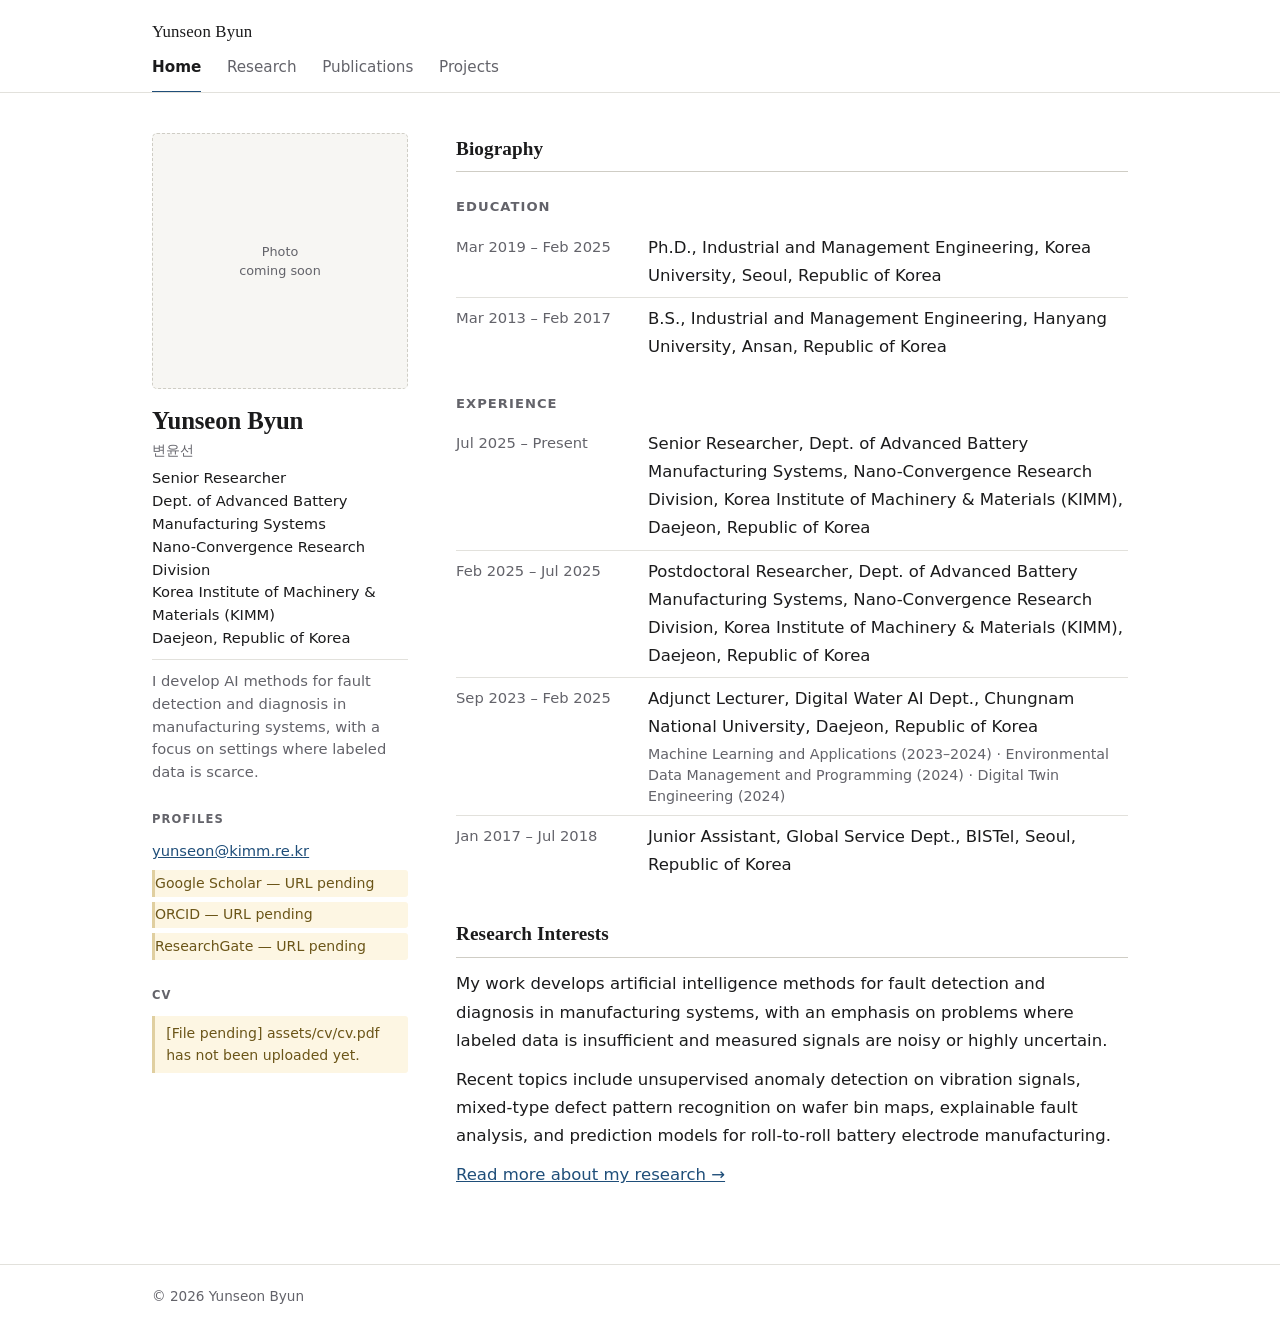
<file: index.html>
<!DOCTYPE html>
<html lang="en">
<head>
<meta charset="utf-8">
<meta name="viewport" content="width=device-width, initial-scale=1">
<title>Yunseon Byun</title>
<meta name="description" content="Yunseon Byun — Senior Researcher at the Korea Institute of Machinery &amp; Materials (KIMM), working on industrial AI for fault detection and diagnosis in manufacturing systems.">
<meta property="og:type" content="profile">
<meta property="og:title" content="Yunseon Byun">
<meta property="og:description" content="Yunseon Byun — Senior Researcher at the Korea Institute of Machinery &amp; Materials (KIMM), working on industrial AI for fault detection and diagnosis in manufacturing systems.">
<meta property="og:url" content="https://ysb00.github.io/MyCVhomepage/">
<meta property="og:locale" content="en_US">
<link rel="stylesheet" href="assets/css/style.css">
</head>
<body>

<!-- 헤더/푸터는 assets/js/layout.js 가 채운다 (SPEC 6항). 본문은 주입하지 않는다. -->
<div id="site-header"></div>
<noscript>
  <nav class="noscript-nav">
    <a href="index.html">Home</a> ·
    <a href="research.html">Research</a> ·
    <a href="publications.html">Publications</a> ·
    <a href="projects.html">Projects</a>
  </nav>
</noscript>

<div class="layout">

  <!-- 좌측 열 — 프로필. 스크롤해도 따라온다 (style.css 의 .side sticky) -->
  <aside class="side">

    <!-- TODO(원고): assets/img/profile.jpg 를 올린 뒤, 아래 img 주석을 풀고 photo-placeholder div 를 삭제할 것 -->
    <!-- <img class="profile-photo" src="assets/img/profile.jpg" alt="Yunseon Byun"> -->
    <div class="profile-photo photo-placeholder">Photo<br>coming soon</div>

    <h1>Yunseon Byun<span class="name-en">변윤선</span></h1>

    <p class="affiliation">
      Senior Researcher<br>
      Dept. of Advanced Battery Manufacturing Systems<br>
      Nano-Convergence Research Division<br>
      Korea Institute of Machinery &amp; Materials (KIMM)<br>
      Daejeon, Republic of Korea
    </p>

    <p class="tagline">I develop AI methods for fault detection and diagnosis in manufacturing systems, with a focus on settings where labeled data is scarce.</p>

    <!-- 외부 프로필 링크. 외부 아이콘 라이브러리를 쓰지 않고 텍스트 링크로 둔다 (SPEC 1항 CDN 제약) -->
    <p class="side-heading">Profiles</p>
    <!-- TODO(원고): Google Scholar / ORCID / ResearchGate 주소가 준비되면 아래 li 를 다음 형태로 바꾸고 class="todo" 를 지울 것
         <li><a href="https://scholar.google.com/citations?user=XXXX">Google Scholar</a></li> -->
    <ul class="link-list">
      <li><a href="mailto:yunseon@kimm.re.kr">yunseon@kimm.re.kr</a></li>
      <li class="todo">Google Scholar — URL pending</li>
      <li class="todo">ORCID — URL pending</li>
      <li class="todo">ResearchGate — URL pending</li>
    </ul>

    <p class="side-heading">CV</p>
    <!-- TODO(원고): assets/cv/cv.pdf 를 올린 뒤 아래 p 를 다음으로 교체할 것
         <p><a class="cv-link" href="assets/cv/cv.pdf">Download CV (PDF, updated 2025-11)</a></p>
         파일명은 cv.pdf 로 고정한다. 갱신 시 같은 이름으로 덮어쓰면 되고, 괄호 안 날짜만 고친다. -->
    <p class="todo">[File pending] assets/cv/cv.pdf has not been uploaded yet.</p>

  </aside>

  <main>

    <!-- 약력 — 변경 빈도가 낮고 검색 노출 대상이므로 JSON 이 아니라 HTML 에 직접 쓴다 -->
    <h2>Biography</h2>

    <h3>Education</h3>
    <ul class="bio-list">
      <li><span class="bio-year">Mar 2019 – Feb 2025</span><span>Ph.D., Industrial and Management Engineering, Korea University, Seoul, Republic of Korea</span></li>
      <li><span class="bio-year">Mar 2013 – Feb 2017</span><span>B.S., Industrial and Management Engineering, Hanyang University, Ansan, Republic of Korea</span></li>
    </ul>

    <h3>Experience</h3>
    <ul class="bio-list">
      <li>
        <span class="bio-year">Jul 2025 – Present</span>
        <span>Senior Researcher, Dept. of Advanced Battery Manufacturing Systems, Nano-Convergence Research Division, Korea Institute of Machinery &amp; Materials (KIMM), Daejeon, Republic of Korea</span>
      </li>
      <li>
        <span class="bio-year">Feb 2025 – Jul 2025</span>
        <span>Postdoctoral Researcher, Dept. of Advanced Battery Manufacturing Systems, Nano-Convergence Research Division, Korea Institute of Machinery &amp; Materials (KIMM), Daejeon, Republic of Korea</span>
      </li>
      <li>
        <span class="bio-year">Sep 2023 – Feb 2025</span>
        <span>Adjunct Lecturer, Digital Water AI Dept., Chungnam National University, Daejeon, Republic of Korea
          <span class="bio-note">Machine Learning and Applications (2023–2024) · Environmental Data Management and Programming (2024) · Digital Twin Engineering (2024)</span>
        </span>
      </li>
      <li>
        <span class="bio-year">Jan 2017 – Jul 2018</span>
        <span>Junior Assistant, Global Service Dept., BISTel, Seoul, Republic of Korea</span>
      </li>
    </ul>

    <!-- 연구 관심사 요약 (상세는 Research 탭) -->
    <h2>Research Interests</h2>
    <p>My work develops artificial intelligence methods for fault detection and diagnosis in manufacturing systems, with an emphasis on problems where labeled data is insufficient and measured signals are noisy or highly uncertain.</p>
    <p>Recent topics include unsupervised anomaly detection on vibration signals, mixed-type defect pattern recognition on wafer bin maps, explainable fault analysis, and prediction models for roll-to-roll battery electrode manufacturing.</p>
    <p><a href="research.html">Read more about my research →</a></p>

  </main>

</div>

<div id="site-footer"></div>
<script src="assets/js/layout.js"></script>
</body>
</html>
</file>
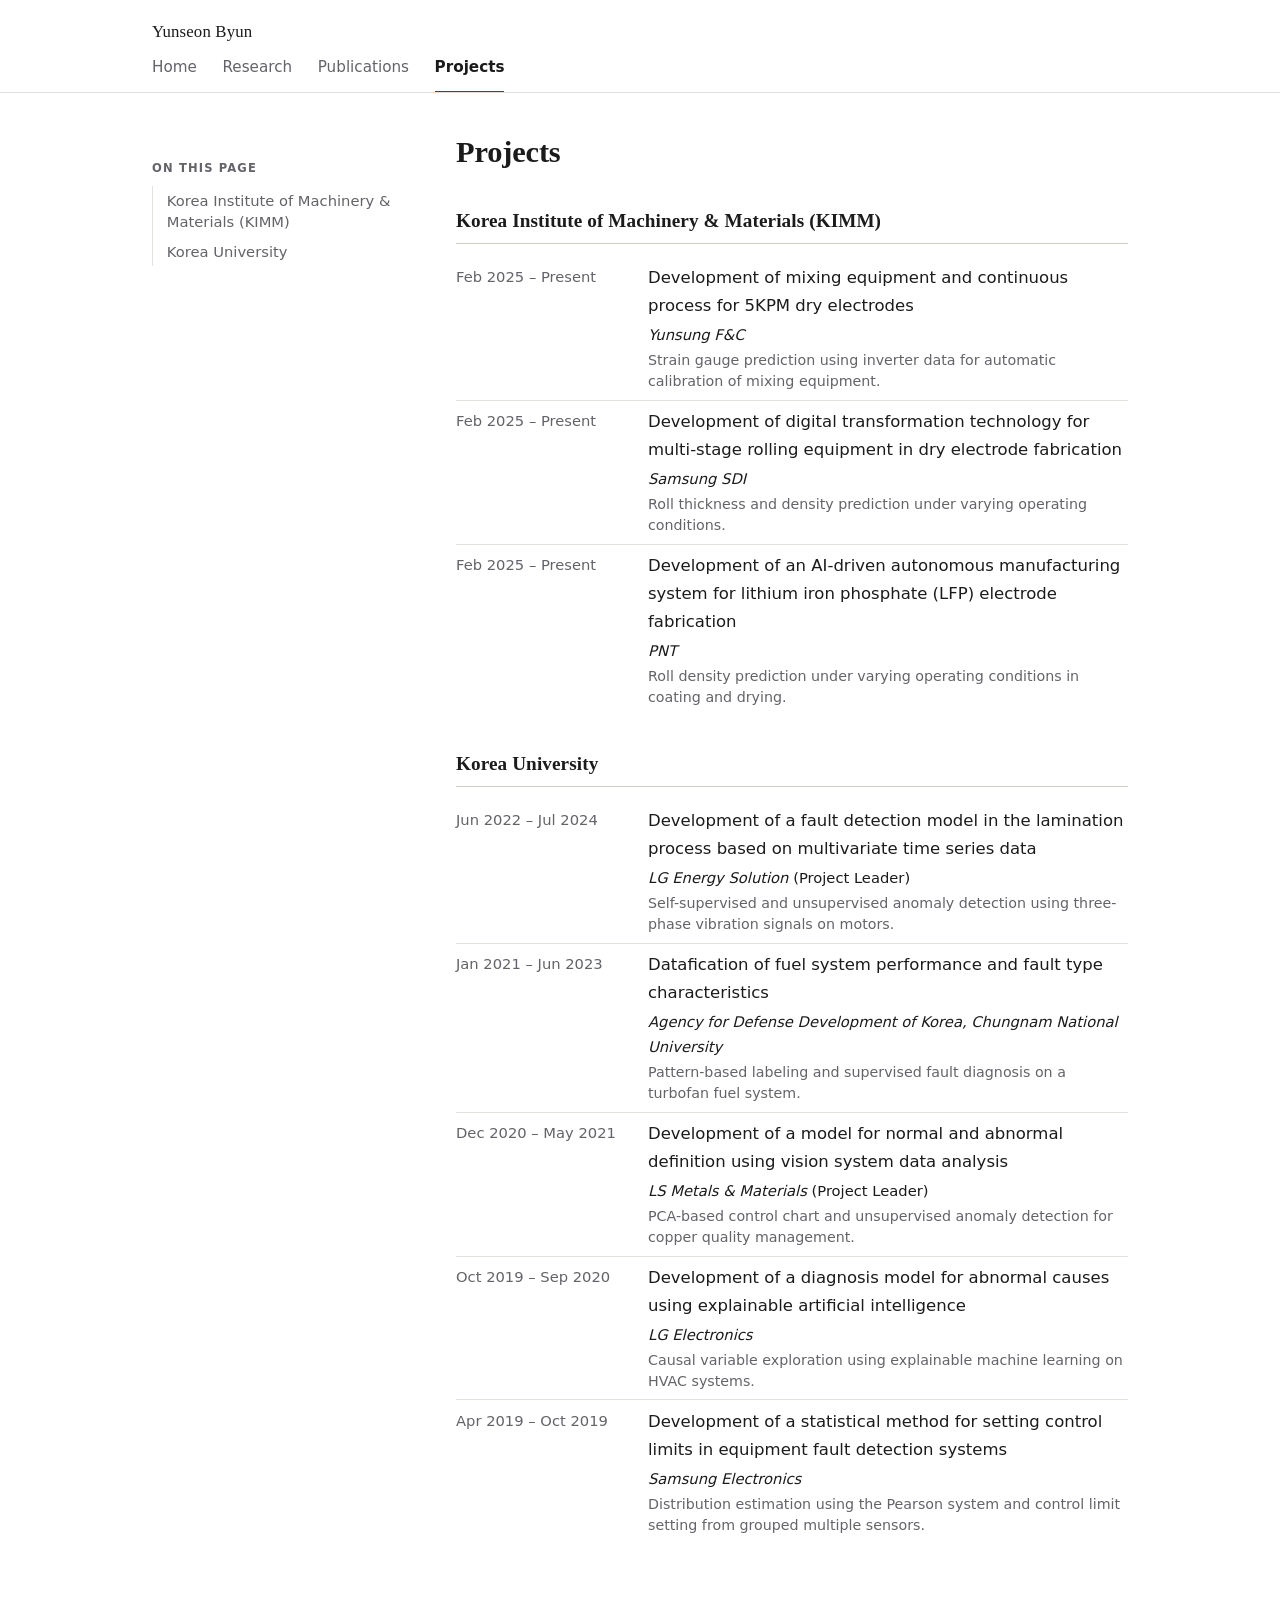
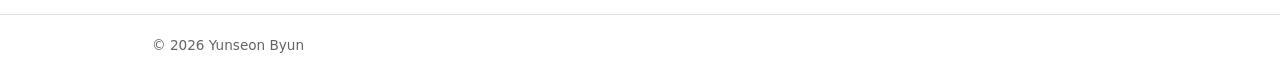
<file: projects.html>
<!DOCTYPE html>
<html lang="en">
<head>
<meta charset="utf-8">
<meta name="viewport" content="width=device-width, initial-scale=1">
<title>Projects — Yunseon Byun</title>
<meta name="description" content="Research and industry projects of Yunseon Byun in smart manufacturing and industrial AI.">
<meta property="og:type" content="article">
<meta property="og:title" content="Projects — Yunseon Byun">
<meta property="og:description" content="Research and industry projects of Yunseon Byun in smart manufacturing and industrial AI.">
<meta property="og:url" content="https://ysb00.github.io/MyCVhomepage/projects.html">
<meta property="og:locale" content="en_US">
<link rel="stylesheet" href="assets/css/style.css">
</head>
<body>

<div id="site-header"></div>
<noscript>
  <nav class="noscript-nav">
    <a href="index.html">Home</a> ·
    <a href="research.html">Research</a> ·
    <a href="publications.html">Publications</a> ·
    <a href="projects.html">Projects</a>
  </nav>
</noscript>

<div class="layout">

  <!-- 좌측 열 — 이 페이지의 h2 제목으로 만든 목차. layout.js 가 채운다. -->
  <aside class="side">
    <div id="page-toc"></div>
  </aside>

  <main>

    <h1>Projects</h1>

    <!-- 과제 목록은 본문에 직접 쓴다 (검색 노출 확보, SPEC 4항).
         항목이 늘어나면 아래 li 를 복사한다.
         한 항목은 기간 / 과제명 / 발주처 / 담당 내용 네 줄이다.
         묶음은 소속 기관 기준이다. 진행 여부는 기간에 이미 드러나므로
         제목으로 다시 말하지 않는다. -->

    <h2>Korea Institute of Machinery &amp; Materials (KIMM)</h2>
    <ul class="bio-list">
      <li>
        <span class="bio-year">Feb 2025 – Present</span>
        <span>Development of mixing equipment and continuous process for 5KPM dry electrodes
          <span class="bio-org">Yunsung F&amp;C</span>
          <span class="bio-note">Strain gauge prediction using inverter data for automatic calibration of mixing equipment.</span>
        </span>
      </li>
      <li>
        <span class="bio-year">Feb 2025 – Present</span>
        <span>Development of digital transformation technology for multi-stage rolling equipment in dry electrode fabrication
          <span class="bio-org">Samsung SDI</span>
          <span class="bio-note">Roll thickness and density prediction under varying operating conditions.</span>
        </span>
      </li>
      <li>
        <span class="bio-year">Feb 2025 – Present</span>
        <span>Development of an AI-driven autonomous manufacturing system for lithium iron phosphate (LFP) electrode fabrication
          <span class="bio-org">PNT</span>
          <span class="bio-note">Roll density prediction under varying operating conditions in coating and drying.</span>
        </span>
      </li>
    </ul>

    <h2>Korea University</h2>
    <ul class="bio-list">
      <li>
        <span class="bio-year">Jun 2022 – Jul 2024</span>
        <span>Development of a fault detection model in the lamination process based on multivariate time series data
          <span class="bio-org">LG Energy Solution <em>(Project Leader)</em></span>
          <span class="bio-note">Self-supervised and unsupervised anomaly detection using three-phase vibration signals on motors.</span>
        </span>
      </li>
      <li>
        <span class="bio-year">Jan 2021 – Jun 2023</span>
        <span>Datafication of fuel system performance and fault type characteristics
          <span class="bio-org">Agency for Defense Development of Korea, Chungnam National University</span>
          <span class="bio-note">Pattern-based labeling and supervised fault diagnosis on a turbofan fuel system.</span>
        </span>
      </li>
      <li>
        <span class="bio-year">Dec 2020 – May 2021</span>
        <span>Development of a model for normal and abnormal definition using vision system data analysis
          <span class="bio-org">LS Metals &amp; Materials <em>(Project Leader)</em></span>
          <span class="bio-note">PCA-based control chart and unsupervised anomaly detection for copper quality management.</span>
        </span>
      </li>
      <li>
        <span class="bio-year">Oct 2019 – Sep 2020</span>
        <span>Development of a diagnosis model for abnormal causes using explainable artificial intelligence
          <span class="bio-org">LG Electronics</span>
          <span class="bio-note">Causal variable exploration using explainable machine learning on HVAC systems.</span>
        </span>
      </li>
      <li>
        <span class="bio-year">Apr 2019 – Oct 2019</span>
        <span>Development of a statistical method for setting control limits in equipment fault detection systems
          <span class="bio-org">Samsung Electronics</span>
          <span class="bio-note">Distribution estimation using the Pearson system and control limit setting from grouped multiple sensors.</span>
        </span>
      </li>
    </ul>

  </main>

</div>

<div id="site-footer"></div>
<script src="assets/js/layout.js"></script>
</body>
</html>
</file>
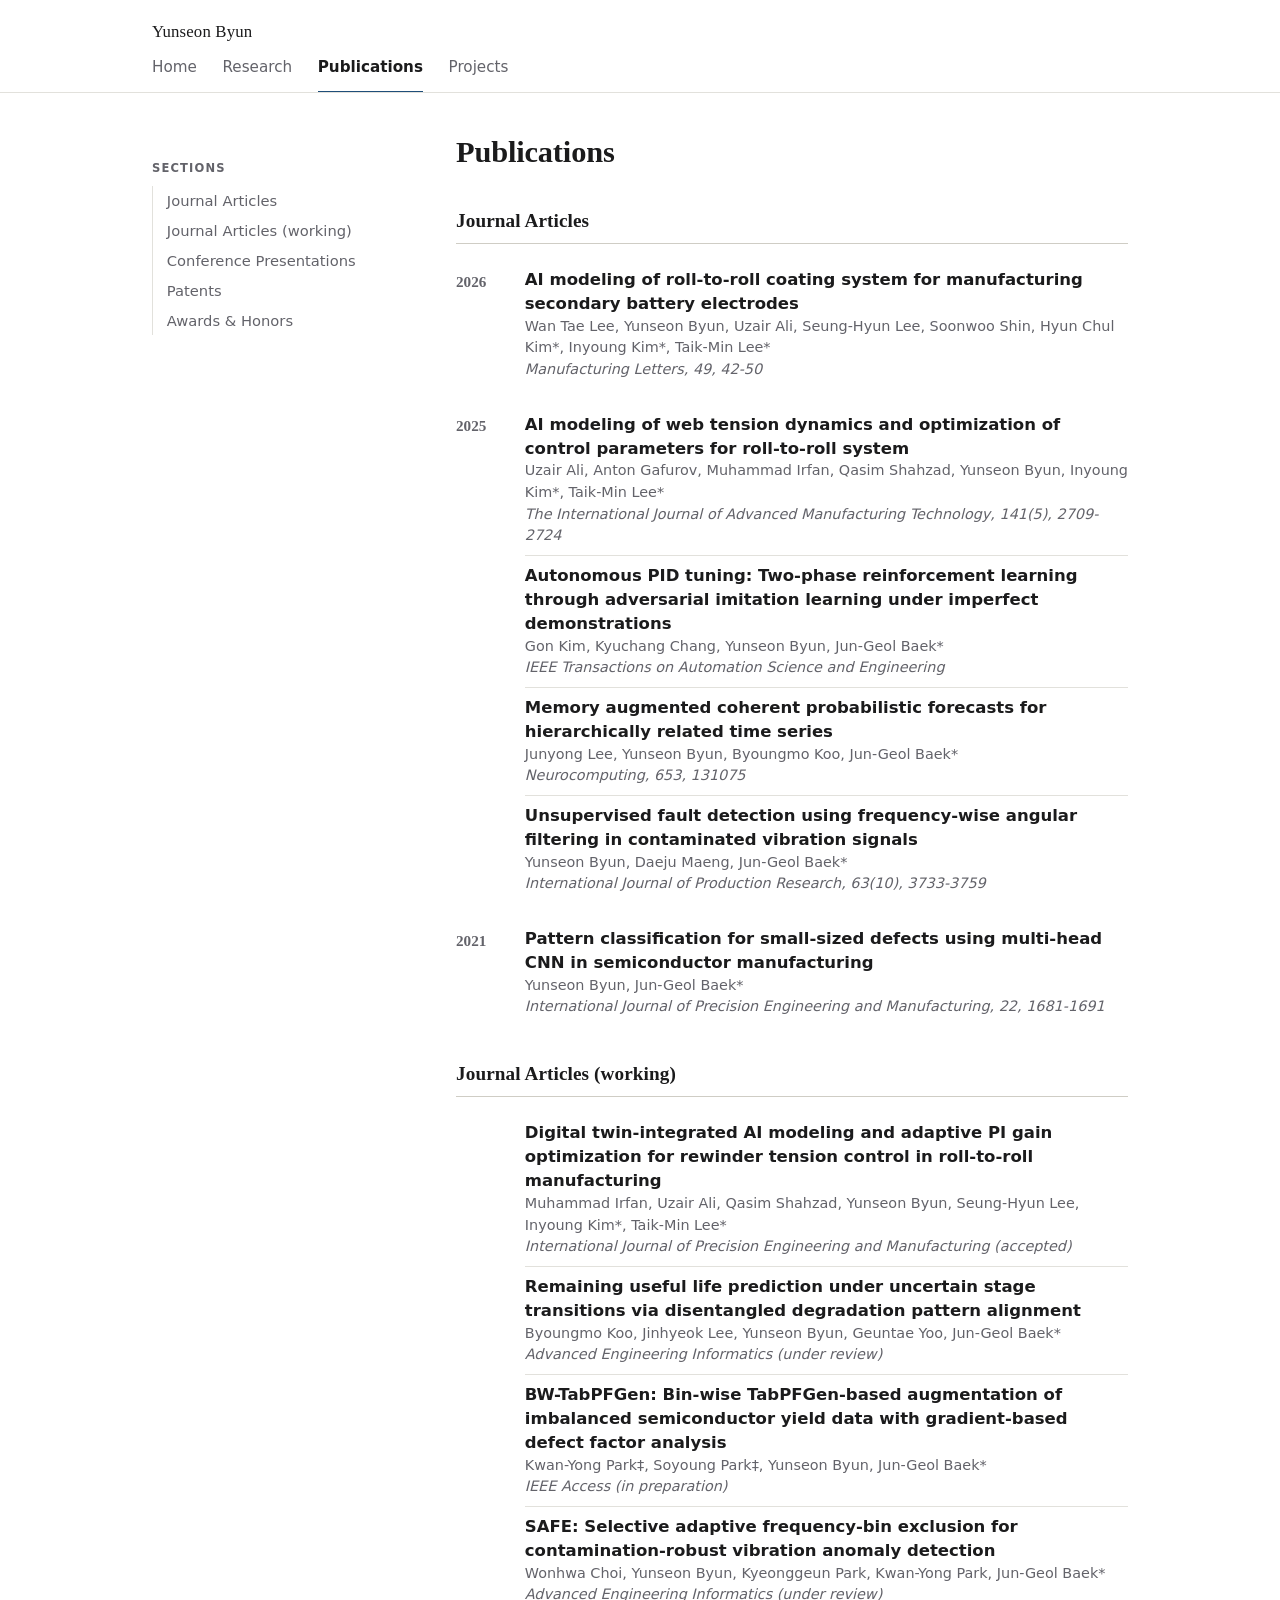
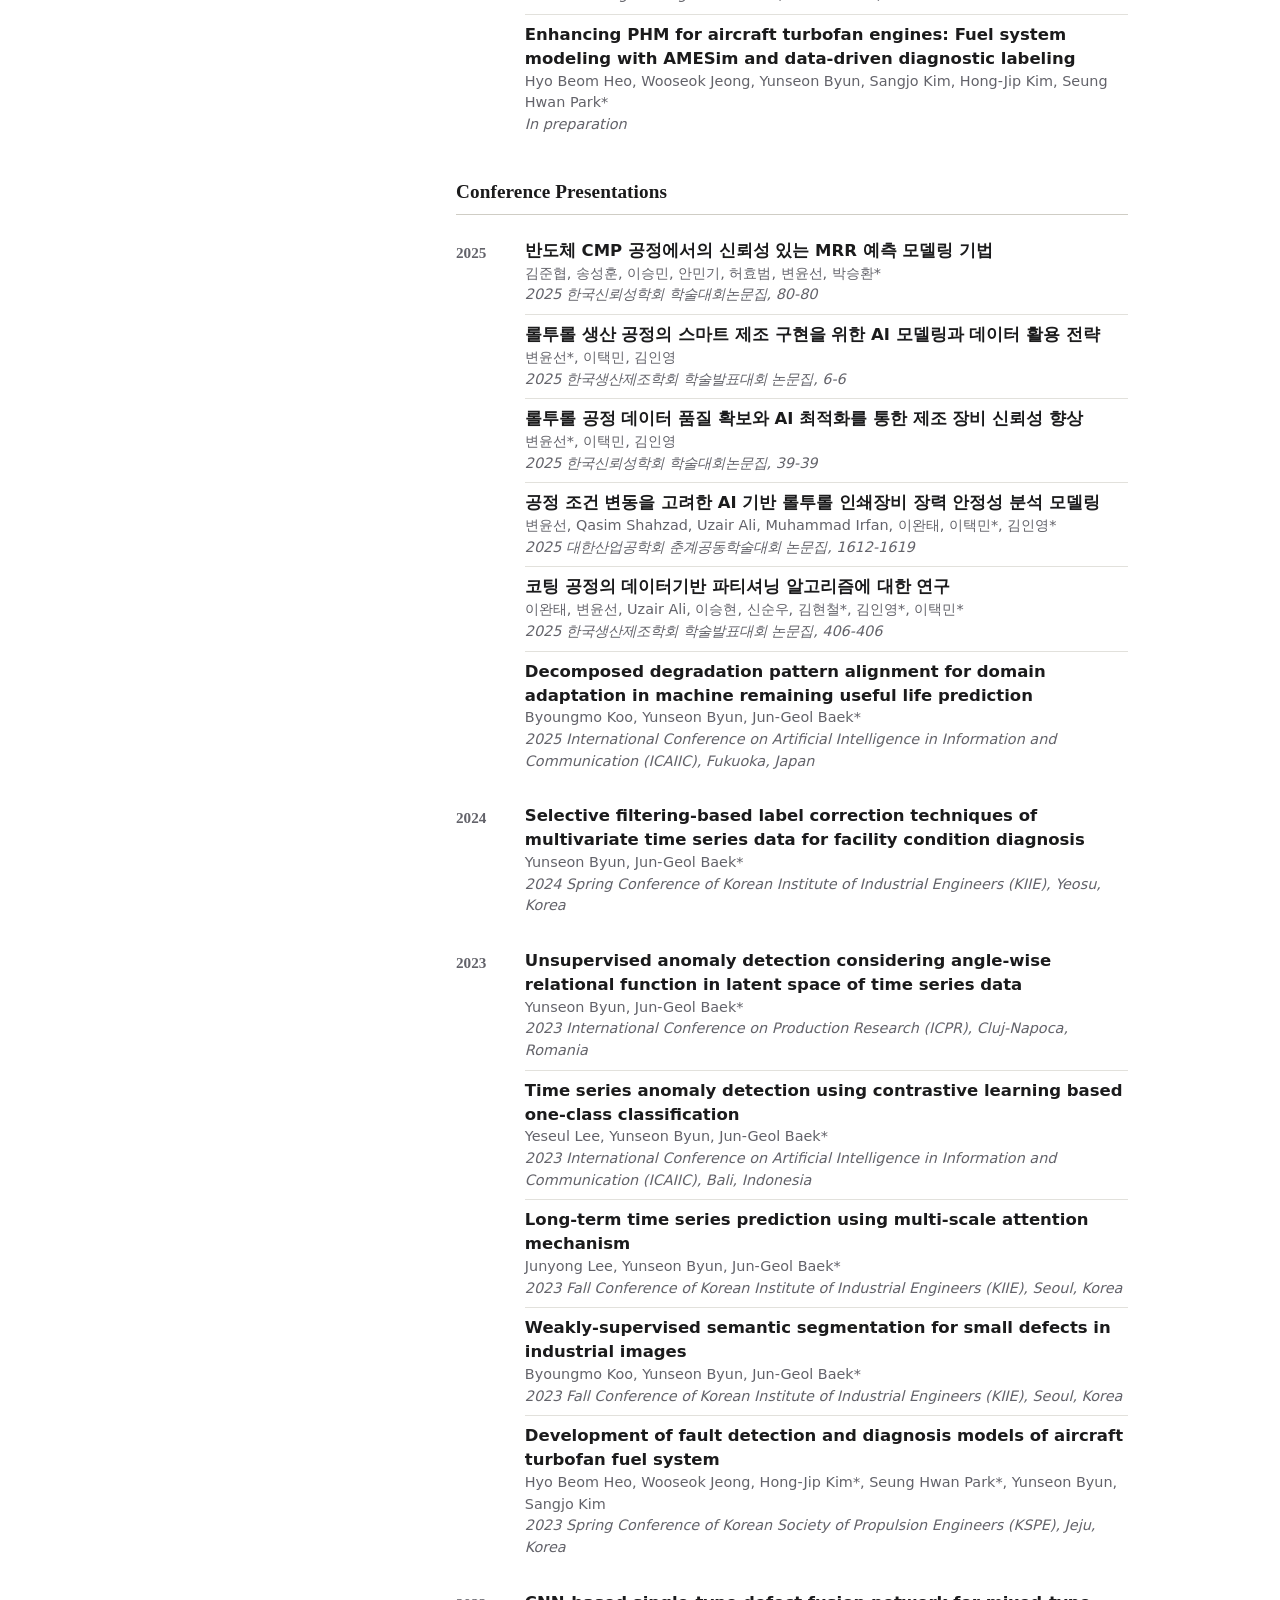
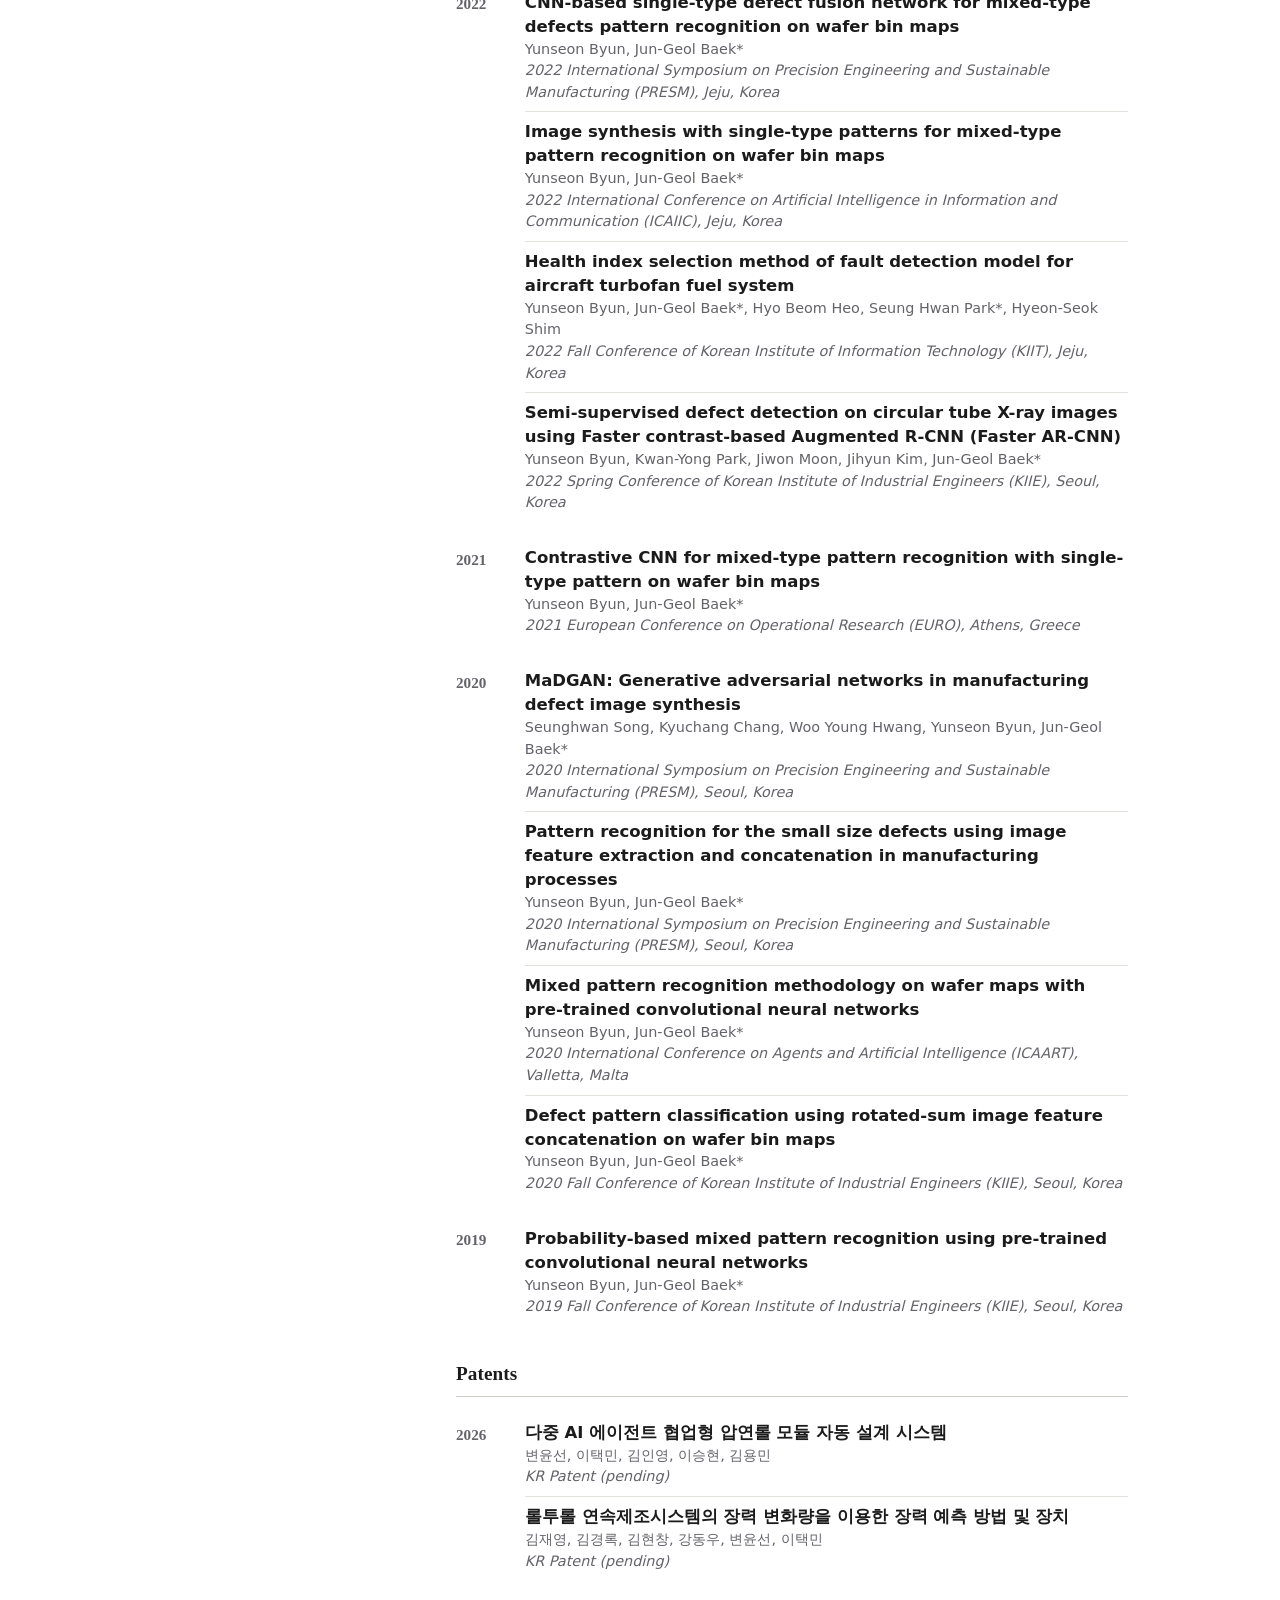
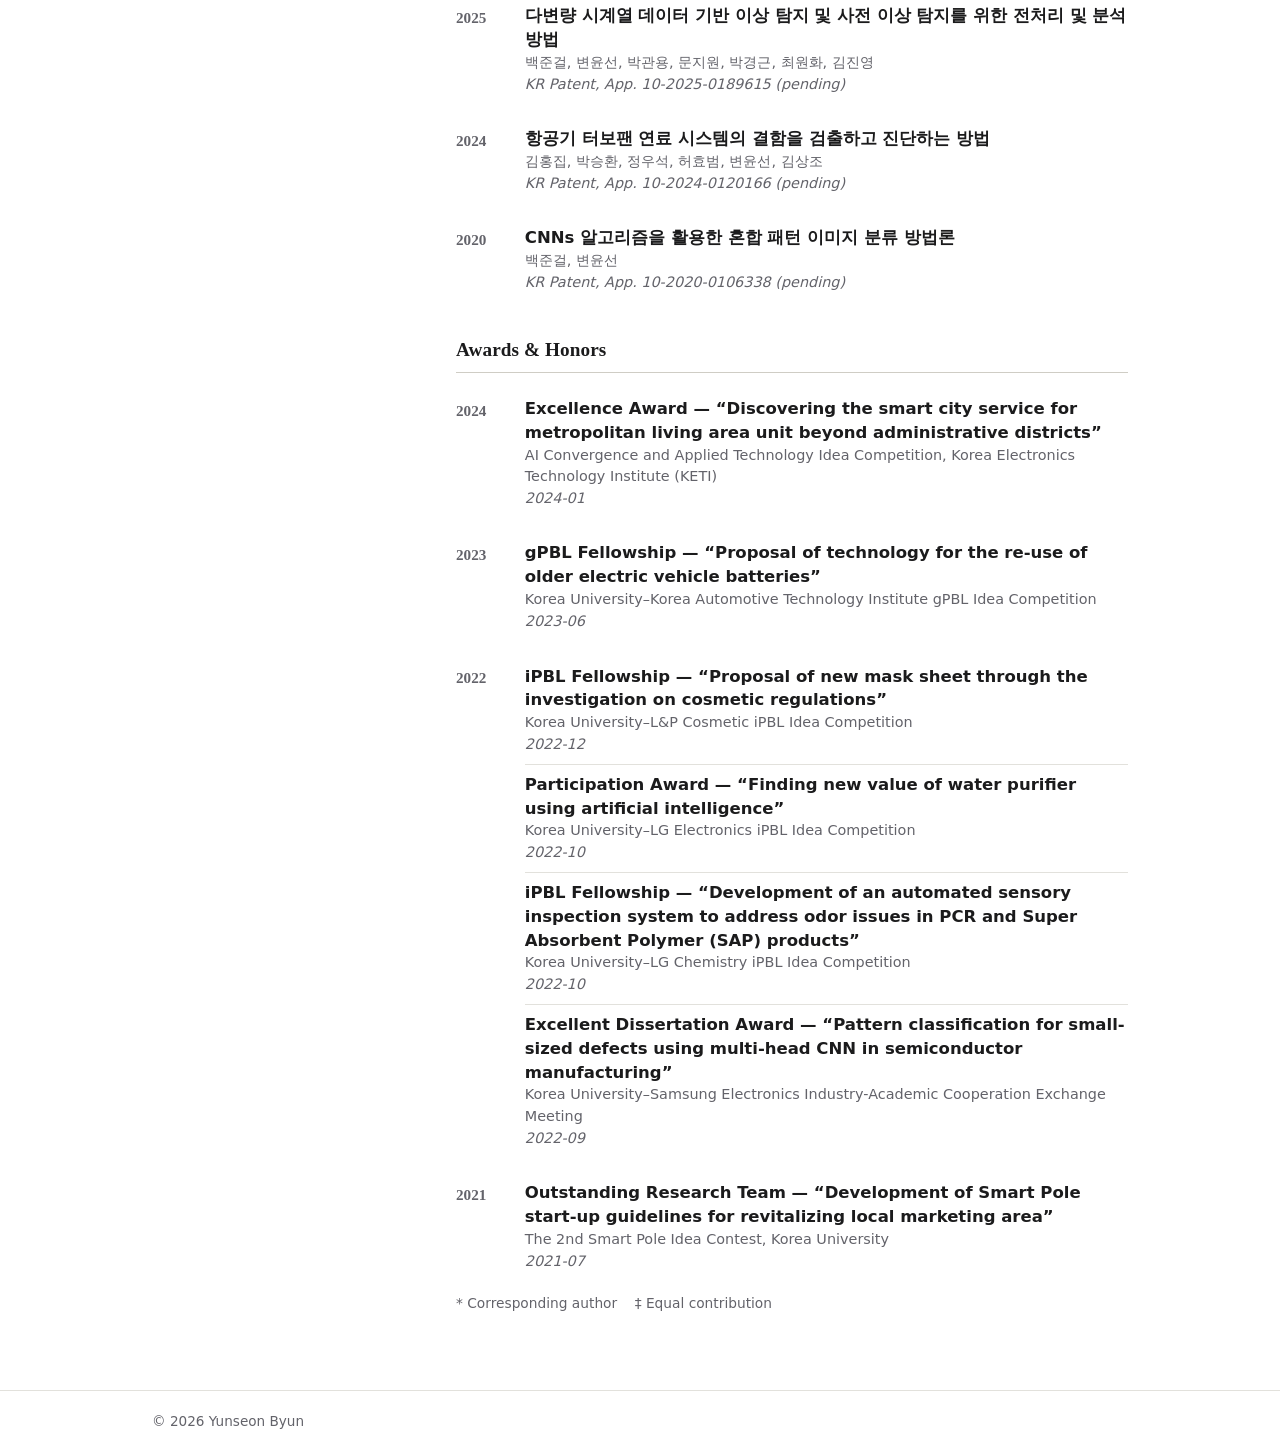
<file: publications.html>
<!DOCTYPE html>
<html lang="en">
<head>
<meta charset="utf-8">
<meta name="viewport" content="width=device-width, initial-scale=1">
<title>Publications — Yunseon Byun</title>
<meta name="description" content="Journal articles, conference presentations, patents and awards of Yunseon Byun.">
<meta property="og:type" content="article">
<meta property="og:title" content="Publications — Yunseon Byun">
<meta property="og:description" content="Journal articles, conference presentations, patents and awards of Yunseon Byun.">
<meta property="og:url" content="https://ysb00.github.io/MyCVhomepage/publications.html">
<meta property="og:locale" content="en_US">
<link rel="stylesheet" href="assets/css/style.css">
</head>
<body>

<div id="site-header"></div>
<noscript>
  <nav class="noscript-nav">
    <a href="index.html">Home</a> ·
    <a href="research.html">Research</a> ·
    <a href="publications.html">Publications</a> ·
    <a href="projects.html">Projects</a>
  </nav>
</noscript>

<div class="layout">

  <!-- 좌측 열 — 섹션 이동 링크 (SPEC 4.2 앵커) -->
  <aside class="side">
    <p class="side-heading">Sections</p>
    <nav class="anchor-nav" aria-label="Sections on this page">
      <a href="#journal">Journal Articles</a>
      <a href="#working">Journal Articles (working)</a>
      <a href="#conference">Conference Presentations</a>
      <a href="#patent">Patents</a>
      <a href="#awards">Awards &amp; Honors</a>
    </nav>
  </aside>

  <main>

    <h1>Publications</h1>

    <!-- 데이터 로드 상태 및 오류 표시 자리. JSON 문법 오류를 폰에서도 알 수 있어야 한다 (SPEC 5항). -->
    <div id="data-status" class="pub-note">Loading…</div>

    <!-- 아래 4개 섹션의 제목만 HTML 에 두고, 목록은 JSON 에서 렌더링한다.
         항목이 0건인 섹션은 render.js 가 hidden 을 유지해 통째로 숨긴다 (SPEC 4.2). -->

    <section id="journal" class="pub-section" hidden>
      <h2>Journal Articles</h2>
      <div class="pub-list"></div>
    </section>

    <!-- 미출판(투고 준비 중 / 심사 중) 항목. 연도가 없으므로 연도 묶음 없이 목록으로 그린다. -->
    <section id="working" class="pub-section" hidden>
      <h2>Journal Articles (working)</h2>
      <div class="pub-list"></div>
    </section>

    <section id="conference" class="pub-section" hidden>
      <h2>Conference Presentations</h2>
      <div class="pub-list"></div>
    </section>

    <section id="patent" class="pub-section" hidden>
      <h2>Patents</h2>
      <div class="pub-list"></div>
    </section>

    <section id="awards" class="pub-section" hidden>
      <h2>Awards &amp; Honors</h2>
      <div class="pub-list"></div>
    </section>

    <!-- 저자 표기 범례. 기호는 데이터의 authors_en 문자열에 직접 적는다 (B3 결정).
         CV 표기를 그대로 따른다: * 교신저자, ‡ 공동 제1저자. -->
    <p class="pub-note" id="author-note" hidden>* Corresponding author &nbsp;&nbsp; ‡ Equal contribution</p>

  </main>

</div>

<div id="site-footer"></div>
<script src="assets/js/layout.js"></script>
<script src="assets/js/render.js"></script>
</body>
</html>
</file>
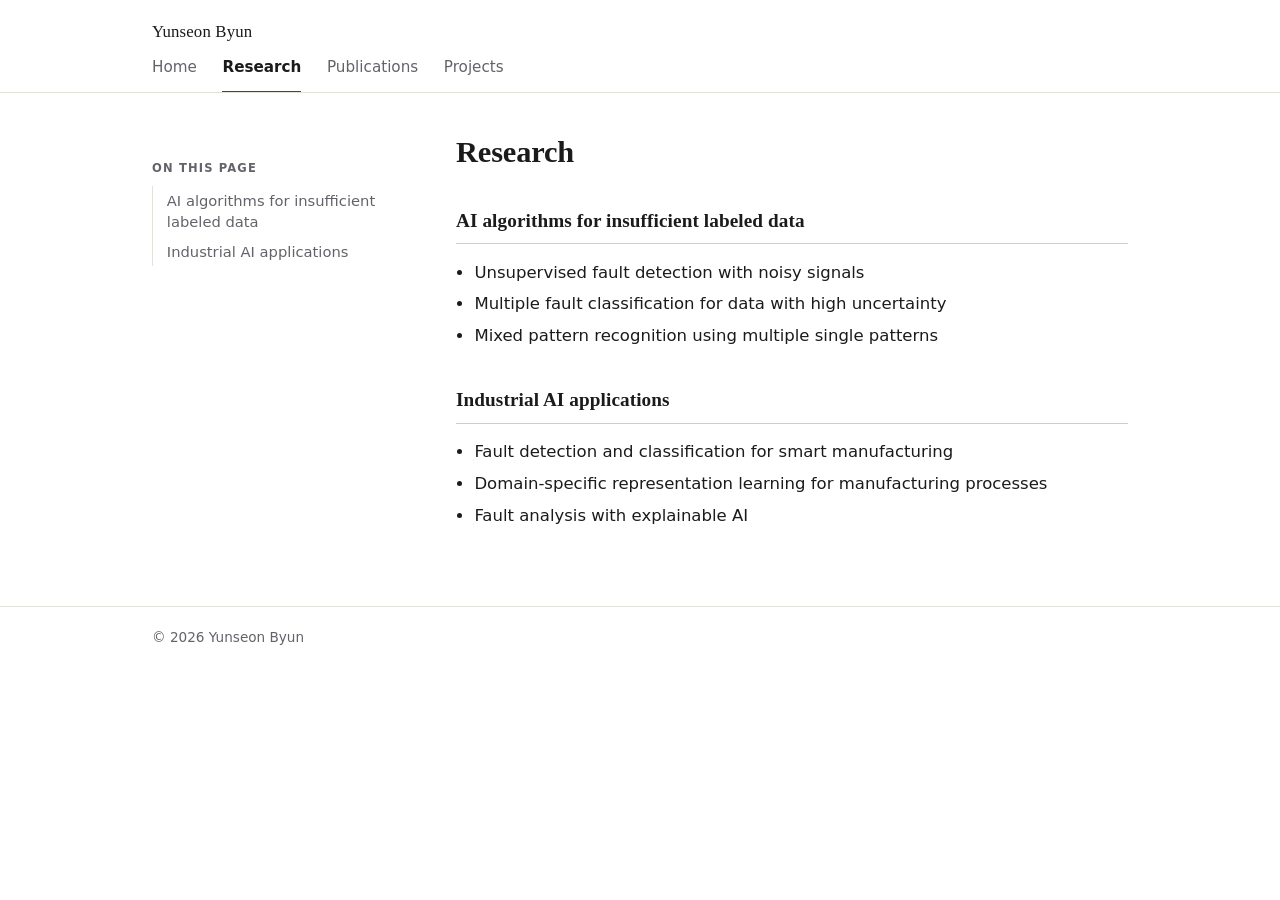
<file: research.html>
<!DOCTYPE html>
<html lang="en">
<head>
<meta charset="utf-8">
<meta name="viewport" content="width=device-width, initial-scale=1">
<title>Research — Yunseon Byun</title>
<meta name="description" content="Research areas of Yunseon Byun — AI algorithms for insufficient labeled data, industrial AI applications, and selected projects in smart manufacturing.">
<meta property="og:type" content="article">
<meta property="og:title" content="Research — Yunseon Byun">
<meta property="og:description" content="Research areas of Yunseon Byun — AI algorithms for insufficient labeled data, industrial AI applications, and selected projects in smart manufacturing.">
<meta property="og:url" content="https://ysb00.github.io/MyCVhomepage/research.html">
<meta property="og:locale" content="en_US">
<link rel="stylesheet" href="assets/css/style.css">
</head>
<body>

<div id="site-header"></div>
<noscript>
  <nav class="noscript-nav">
    <a href="index.html">Home</a> ·
    <a href="research.html">Research</a> ·
    <a href="publications.html">Publications</a> ·
    <a href="projects.html">Projects</a>
  </nav>
</noscript>

<div class="layout">

  <!-- 좌측 열 — 이 페이지의 h2 제목으로 만든 목차.
       layout.js 가 채운다. 본문에 이미 있는 제목을 모아 링크로 만드는 것이므로 본문 주입이 아니다. -->
  <aside class="side">
    <div id="page-toc"></div>
  </aside>

  <main>

    <h1>Research</h1>

    <!-- 이 페이지의 본문은 전부 HTML 에 직접 쓴다 (검색 노출 확보, SPEC 4항).
         주제를 늘리려면 h2 블록을 복사한다. h2 를 추가하면 좌측 목차에 자동으로 나타난다.
         그림이 필요하면 assets/img/research/ 에 넣고 <img> 로 참조한다. -->

    <h2>AI algorithms for insufficient labeled data</h2>
    <ul>
      <li>Unsupervised fault detection with noisy signals</li>
      <li>Multiple fault classification for data with high uncertainty</li>
      <li>Mixed pattern recognition using multiple single patterns</li>
    </ul>

    <h2>Industrial AI applications</h2>
    <ul>
      <li>Fault detection and classification for smart manufacturing</li>
      <li>Domain-specific representation learning for manufacturing processes</li>
      <li>Fault analysis with explainable AI</li>
    </ul>

  </main>

</div>

<div id="site-footer"></div>
<script src="assets/js/layout.js"></script>
</body>
</html>
</file>
<file: assets/css/style.css>
/* 개인 연구 홈페이지 스타일
   - 외부 폰트/CDN 을 쓰지 않는다 (SPEC 1항). 시스템 내장 서체만 사용한다.
   - 색은 CSS 변수로 두고, 다크모드는 prefers-color-scheme 으로 변수만 교체한다.
     (JS 토글 버튼은 두지 않는다. 상태 저장이 필요해져 구조가 복잡해진다)
   - 레이아웃: 좌측 고정 열(.side) + 우측 본문(main) 2단.
     좁은 화면에서는 1단으로 쌓인다. */

:root {
  --bg: #ffffff;
  --bg-soft: #f7f6f3;
  --text: #1b1b1c;
  --text-muted: #63636a;
  --border: #e2e1dc;
  --border-strong: #cfcdc5;
  --accent: #1f4e79;
  --todo-bg: #fdf6e3;
  --todo-border: #e0cfa0;
  --todo-text: #6b5518;
  --page-width: 64rem;
  --side-width: 16rem;
  --serif: Georgia, "Times New Roman", "Noto Serif KR", "Apple SD Gothic Neo", serif;
  --sans: system-ui, -apple-system, "Segoe UI", "Malgun Gothic", "Noto Sans KR", sans-serif;
}

@media (prefers-color-scheme: dark) {
  :root {
    --bg: #15171a;
    --bg-soft: #1d2024;
    --text: #e7e6e2;
    --text-muted: #9b9ba3;
    --border: #2d3137;
    --border-strong: #3d424a;
    --accent: #8ab4dd;
    --todo-bg: #292416;
    --todo-border: #4c421e;
    --todo-text: #d5c489;
  }
}

* { box-sizing: border-box; }

html { -webkit-text-size-adjust: 100%; }

body {
  margin: 0;
  background: var(--bg);
  color: var(--text);
  font-family: var(--sans);
  font-size: 16.5px;
  line-height: 1.7;
  word-break: keep-all;      /* 한국어 줄바꿈이 단어 중간에서 끊기지 않도록 */
  overflow-wrap: break-word; /* 단, 긴 URL 은 넘치지 않게 강제 줄바꿈 */
}

a { color: var(--accent); }
a:hover { text-decoration: none; }

/* ---------- 헤더 / 탭 (layout.js 가 주입한다) ---------- */

.site-header {
  border-bottom: 1px solid var(--border);
  background: var(--bg);
}

.site-header-inner,
.site-tabs {
  max-width: var(--page-width);
  margin: 0 auto;
  padding-left: 1.5rem;
  padding-right: 1.5rem;
}

.site-header-inner {
  padding-top: 1.1rem;
  display: flex;
  flex-wrap: wrap;
  align-items: baseline;
  gap: 0.4rem 1rem;
}

.site-title {
  font-family: var(--serif);
  font-size: 1.05rem;
  letter-spacing: 0.01em;
  color: var(--text);
  text-decoration: none;
  margin-right: auto;
}

/* 탭 바 — 3개 탭이 HTML 3개와 1:1 대응한다 (SPEC 2항) */
.site-tabs {
  display: flex;
  gap: 1.6rem;
  overflow-x: auto;            /* 좁은 폰 화면에서 탭이 잘리지 않도록 */
  scrollbar-width: none;
}
.site-tabs::-webkit-scrollbar { display: none; }

.site-tabs a {
  display: block;
  padding: 0.55rem 0 0.65rem;
  font-size: 0.95rem;
  color: var(--text-muted);
  text-decoration: none;
  white-space: nowrap;
  border-bottom: 2px solid transparent;
  margin-bottom: -1px;         /* 헤더의 1px 경계선 위에 탭 밑줄을 겹친다 */
}
.site-tabs a:hover { color: var(--text); }

/* 현재 보고 있는 탭. layout.js 가 aria-current="page" 를 붙인다 */
.site-tabs a[aria-current="page"] {
  color: var(--text);
  font-weight: 600;
  border-bottom-color: var(--accent);
}

/* JS 가 꺼져 있을 때만 보이는 대체 내비게이션 */
.noscript-nav {
  max-width: var(--page-width);
  margin: 0 auto;
  padding: 0.8rem 1.5rem;
  border-bottom: 1px solid var(--border);
  font-size: 0.9rem;
}

/* ---------- 2단 레이아웃 ---------- */

.layout {
  max-width: var(--page-width);
  margin: 0 auto;
  padding: 2.5rem 1.5rem 4rem;
  display: grid;
  grid-template-columns: var(--side-width) 1fr;
  gap: 3rem;
  align-items: start;
}

/* 좌측 열. 스크롤해도 따라오도록 고정한다 */
.side {
  position: sticky;
  top: 1.5rem;
  font-size: 0.92rem;
}

main { min-width: 0; }   /* 그리드 안에서 긴 문자열이 열을 밀어내지 않도록 */

/* ---------- 제목 ---------- */

h1 {
  font-family: var(--serif);
  font-size: 1.9rem;
  line-height: 1.3;
  letter-spacing: -0.005em;
  margin: 0 0 1.2rem;
}

h2 {
  font-family: var(--serif);
  font-size: 1.2rem;
  font-weight: 700;
  letter-spacing: 0.005em;
  margin: 2rem 0 0.8rem;
  padding-bottom: 0.35rem;
  border-bottom: 1px solid var(--border-strong);
}

main > h2:first-child { margin-top: 0; }

h3 {
  font-size: 0.82rem;
  text-transform: uppercase;
  letter-spacing: 0.08em;
  margin: 1.5rem 0 0.5rem;
  color: var(--text-muted);
  font-weight: 700;
}

p { margin: 0.7rem 0; }

/* 본문의 일반 불릿 목록 (연구 분야 페이지의 주제 항목 등) */
main ul { margin: 0.6rem 0; padding-left: 1.15rem; }
main ul li { padding: 0.12rem 0; }

/* ---------- 좌측 프로필 카드 (홈) ---------- */

.profile-photo {
  display: block;
  width: 100%;
  aspect-ratio: 1 / 1;
  border-radius: 5px;
  object-fit: cover;
  background: var(--bg-soft);
  margin-bottom: 1rem;
}

/* 사진 원고가 오기 전까지 자리만 잡아두는 상자 */
.photo-placeholder {
  display: flex;
  align-items: center;
  justify-content: center;
  text-align: center;
  font-size: 0.8rem;
  line-height: 1.5;
  color: var(--text-muted);
  border: 1px dashed var(--border-strong);
}

.side h1 {
  font-size: 1.55rem;
  margin: 0 0 0.15rem;
}

.name-en {
  display: block;
  font-family: var(--sans);
  font-size: 0.9rem;
  font-weight: 400;
  color: var(--text-muted);
  letter-spacing: 0;
  margin-top: 0.2rem;
}

.affiliation { margin: 0.5rem 0 0; line-height: 1.55; }

.tagline {
  margin: 0.6rem 0 0;
  padding-top: 0.6rem;
  border-top: 1px solid var(--border);
  color: var(--text-muted);
  line-height: 1.55;
}

/* 좌측 열 안의 작은 구획 제목 */
.side-heading {
  font-size: 0.72rem;
  text-transform: uppercase;
  letter-spacing: 0.1em;
  font-weight: 700;
  color: var(--text-muted);
  margin: 1.6rem 0 0.5rem;
}

.link-list {
  list-style: none;
  margin: 0;
  padding: 0;
}

.link-list li {
  padding: 0.18rem 0;
  line-height: 1.5;
}

/* CV 내려받기 — 좌측 열에서 유일하게 버튼처럼 보이는 요소 */
.cv-link {
  display: inline-block;
  margin-top: 0.3rem;
  padding: 0.4rem 0.8rem;
  border: 1px solid var(--border-strong);
  border-radius: 4px;
  font-size: 0.88rem;
  text-decoration: none;
}
.cv-link:hover { border-color: var(--accent); }

/* ---------- 약력 목록 ---------- */

.bio-list {
  list-style: none;
  margin: 0.4rem 0;
  padding: 0;
}

.bio-list li {
  padding: 0.45rem 0;
  border-bottom: 1px solid var(--border);
  display: grid;
  grid-template-columns: 11rem 1fr;   /* "Mar 2019 – Feb 2025" 가 한 줄에 들어가는 폭 */
  gap: 0 1rem;
}
.bio-list li:last-child { border-bottom: none; }

.bio-year {
  color: var(--text-muted);
  font-variant-numeric: tabular-nums;
  font-size: 0.92rem;
  white-space: nowrap;   /* 기간이 두 줄로 쪼개지지 않도록 */
}

/* 과제의 발주처. 제목 다음 줄에 둔다.
   제목 옆에 붙이면 제목이 길어질 때 어디까지가 과제명인지 읽기 어렵다. */
.bio-org {
  display: block;
  margin-top: 0.15rem;
  font-size: 0.92rem;
  font-style: italic;
  color: var(--text);
}

/* 발주처 줄 안의 담당 역할. 줄 전체가 이탤릭이므로 정체로 뒤집어 구분한다. */
.bio-org em { font-style: normal; }

/* 항목에 딸린 보조 설명 (강의 과목, 과제 내용 등) */
.bio-note {
  display: block;
  margin-top: 0.15rem;
  font-size: 0.89rem;
  color: var(--text-muted);
  line-height: 1.5;
}

/* ---------- 원고 대기 표시 ----------
   원고가 없는 자리를 더미 텍스트로 채우지 않는다 (CLAUDE.md).
   대신 눈에 띄게 표시해 빠뜨리지 않도록 한다. */

.todo {
  display: block;
  background: var(--todo-bg);
  border-left: 3px solid var(--todo-border);
  color: var(--todo-text);
  padding: 0.4rem 0.7rem;
  border-radius: 0 3px 3px 0;
  font-size: 0.88rem;
  line-height: 1.55;
}
li.todo { margin: 0.3rem 0; }
.bio-list li.todo { display: block; }

/* ---------- 연구 실적 ---------- */

/* 좌측 열의 섹션 이동 링크 (SPEC 4.2 앵커) */
.anchor-nav {
  display: flex;
  flex-direction: column;
  gap: 0.1rem;
  border-left: 1px solid var(--border);
}

.anchor-nav a {
  padding: 0.22rem 0 0.22rem 0.8rem;
  margin-left: -1px;
  border-left: 2px solid transparent;
  color: var(--text-muted);
  text-decoration: none;
  line-height: 1.45;
}
.anchor-nav a:hover {
  color: var(--text);
  border-left-color: var(--border-strong);
}

.pub-section { scroll-margin-top: 1rem; }

/* 한 연도 묶음: 왼쪽 거터에 연도, 오른쪽에 그 해의 항목들 */
.pub-group {
  display: grid;
  grid-template-columns: 3.2rem 1fr;
  gap: 0 1.1rem;
  margin-top: 1rem;
}

/* h3 의 기본 여백과 자간을 물려받으면 연도가 항목 첫 줄보다 아래로 밀린다.
   거터의 연도는 항목 첫 줄과 눈높이가 맞아야 하므로 여기서 초기화한다. */
.pub-year {
  font-family: var(--serif);
  font-size: 0.95rem;
  font-weight: 700;
  color: var(--text-muted);
  font-variant-numeric: tabular-nums;
  text-transform: none;
  letter-spacing: 0;
  margin: 0;
  padding-top: 0.55rem;
}

.pub-item {
  padding: 0.5rem 0;
  border-bottom: 1px solid var(--border);
}
.pub-items > .pub-item:last-child { border-bottom: none; }

/* highlight: true 인 항목 (교신저자 논문, 대표 성과 등) */
.pub-item.is-highlight {
  border-left: 2px solid var(--accent);
  padding-left: 0.7rem;
  margin-left: -0.9rem;
}

.pub-title {
  display: block;
  font-weight: 600;
  line-height: 1.45;
}
.pub-authors, .pub-venue {
  display: block;
  font-size: 0.9rem;
  color: var(--text-muted);
  line-height: 1.5;
}
.pub-venue { font-style: italic; }

.pub-note { font-size: 0.86rem; color: var(--text-muted); }

/* JSON 로드 실패 시 원인을 화면에 띄운다 (SPEC 5항).
   폰에서 JSON 문법을 틀렸을 때 여기서 알아챌 수 있어야 한다. */
.data-error {
  background: var(--todo-bg);
  border-left: 3px solid var(--todo-border);
  color: var(--todo-text);
  padding: 0.6rem 0.8rem;
  border-radius: 0 3px 3px 0;
  font-size: 0.9rem;
}

/* ---------- 푸터 ---------- */

.site-footer {
  border-top: 1px solid var(--border);
}

.site-footer-inner {
  max-width: var(--page-width);
  margin: 0 auto;
  padding: 1.2rem 1.5rem;
  font-size: 0.85rem;
  color: var(--text-muted);
}

/* ---------- 좁은 화면: 1단으로 쌓는다 ---------- */

@media (max-width: 54rem) {
  .layout {
    grid-template-columns: 1fr;
    gap: 2rem;
    padding: 2rem 1.2rem 3rem;
  }
  .side {
    position: static;
    padding-bottom: 1.5rem;
    border-bottom: 1px solid var(--border);
  }
  /* 폰에서는 사진이 화면을 다 먹지 않도록 줄이고 이름 옆에 붙인다 */
  .profile-photo { width: 108px; height: 108px; aspect-ratio: auto; float: left; margin-right: 1.1rem; }
  .side::after { content: ""; display: block; clear: both; }
  .site-header-inner, .site-tabs, .noscript-nav, .site-footer-inner {
    padding-left: 1.2rem;
    padding-right: 1.2rem;
  }
  .anchor-nav { flex-direction: row; flex-wrap: wrap; border-left: none; gap: 0.3rem 1rem; }
  .anchor-nav a { padding: 0; border-left: none; margin-left: 0; }
  .bio-list li { grid-template-columns: 1fr; }
}

@media (max-width: 32rem) {
  body { font-size: 16px; }
  .pub-group { grid-template-columns: 1fr; gap: 0; }
  .pub-year { padding-top: 0; margin-top: 0.8rem; }
}
</file>
